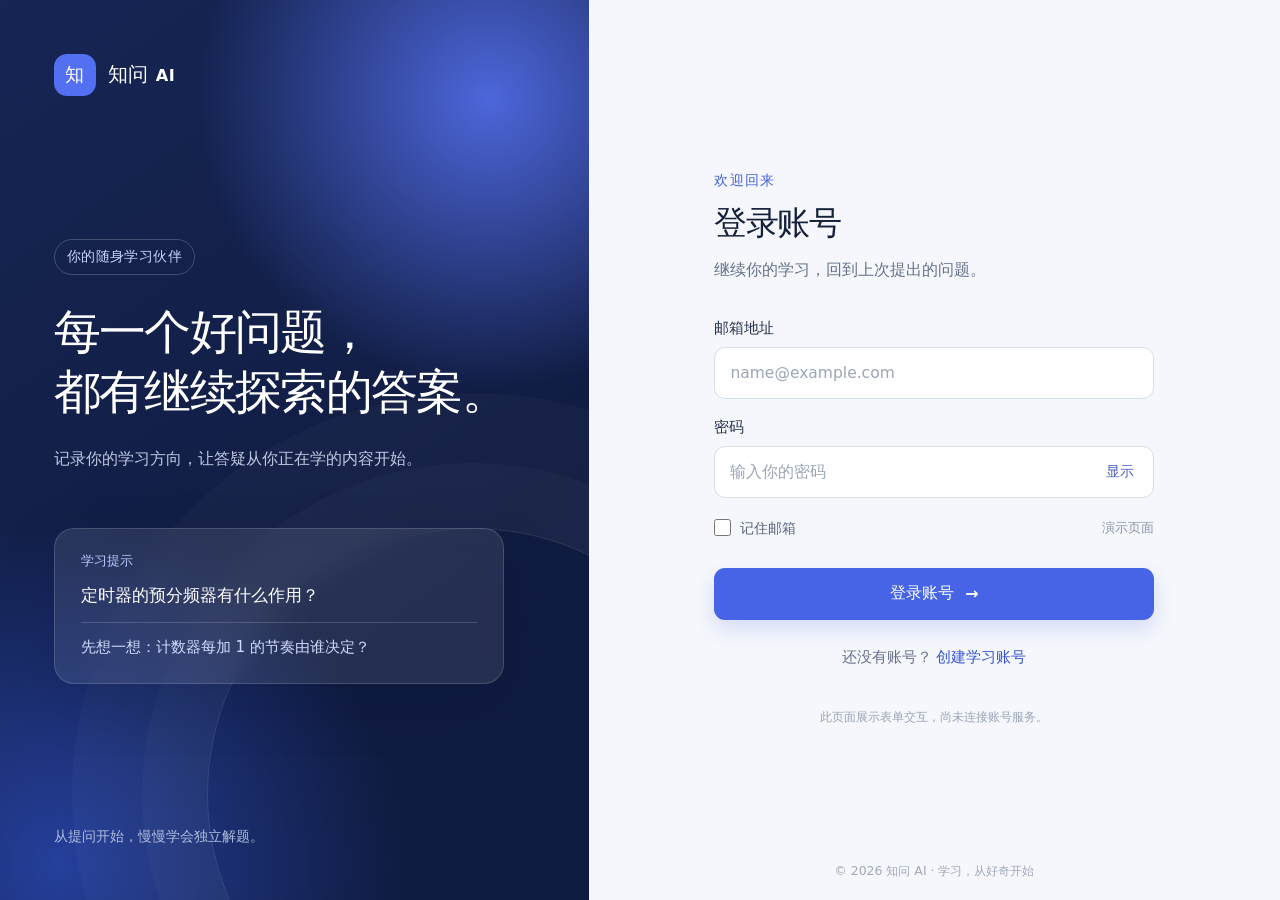
<file: index.html>
<!doctype html>
<html lang="zh-CN">
  <head>
    <meta charset="utf-8">
    <meta name="viewport" content="width=device-width, initial-scale=1">
    <meta name="theme-color" content="#101b40">
    <meta name="description" content="知问 AI 助教答疑平台的登录页面。">
    <title>登录 · 知问 AI 助教</title>
    <link rel="icon" href="assets/logo.svg" type="image/svg+xml">
    <link rel="stylesheet" href="assets/styles.css">
    <script src="assets/app.js" defer></script>
  </head>
  <body data-page="login">
    <main class="auth-shell">
      <aside class="story-panel" aria-label="平台介绍">
        <a class="brand brand-light" href="index.html" aria-label="知问 AI 助教首页">
          <span class="brand-mark" aria-hidden="true">知</span>
          <span>知问 <strong>AI</strong></span>
        </a>
        <div class="story-content">
          <span class="eyebrow">你的随身学习伙伴</span>
          <h1>每一个好问题，<br>都有继续探索的答案。</h1>
          <p>记录你的学习方向，让答疑从你正在学的内容开始。</p>
          <div class="story-note" aria-hidden="true">
            <span class="note-label">学习提示</span>
            <span class="note-question">定时器的预分频器有什么作用？</span>
            <span class="note-answer">先想一想：计数器每加 1 的节奏由谁决定？</span>
          </div>
        </div>
        <p class="story-footer">从提问开始，慢慢学会独立解题。</p>
      </aside>

      <section class="form-panel" aria-labelledby="form-title">
        <div class="mobile-brand">
          <a class="brand" href="index.html"><span class="brand-mark" aria-hidden="true">知</span><span>知问 <strong>AI</strong></span></a>
        </div>
        <div class="form-card">
          <p class="section-kicker">欢迎回来</p>
          <h2 id="form-title">登录账号</h2>
          <p class="form-intro">继续你的学习，回到上次提出的问题。</p>

          <form id="login-form" method="post">
            <div class="field">
              <label for="login-email">邮箱地址</label>
              <input id="login-email" name="email" type="email" inputmode="email" autocomplete="username" placeholder="name@example.com" maxlength="100" required>
            </div>
            <div class="field">
              <label for="login-password">密码</label>
              <div class="password-wrap">
                <input id="login-password" name="password" type="password" autocomplete="current-password" placeholder="输入你的密码" minlength="8" required>
                <button class="reveal" type="button" data-toggle-password="login-password" aria-label="显示密码" aria-pressed="false">显示</button>
              </div>
            </div>
            <div class="form-row">
              <label class="checkbox-line"><input name="remember" type="checkbox"> <span>记住邮箱</span></label>
              <span class="quiet-hint">演示页面</span>
            </div>
            <button class="primary-button" type="submit">登录账号 <span aria-hidden="true">→</span></button>
          </form>

          <p class="switch-link">还没有账号？<a href="register.html">创建学习账号</a></p>
          <p class="demo-caption">此页面展示表单交互，尚未连接账号服务。</p>
        </div>
        <p class="panel-footer">© 2026 知问 AI · 学习，从好奇开始</p>
      </section>
    </main>

    <dialog id="feedback-dialog" class="feedback-dialog" aria-labelledby="feedback-title">
      <div class="dialog-symbol" aria-hidden="true">✓</div>
      <h2 id="feedback-title">表单已通过校验</h2>
      <p id="feedback-message"></p>
      <form method="dialog"><button class="primary-button" type="submit">我知道了</button></form>
    </dialog>
  </body>
</html>
</file>
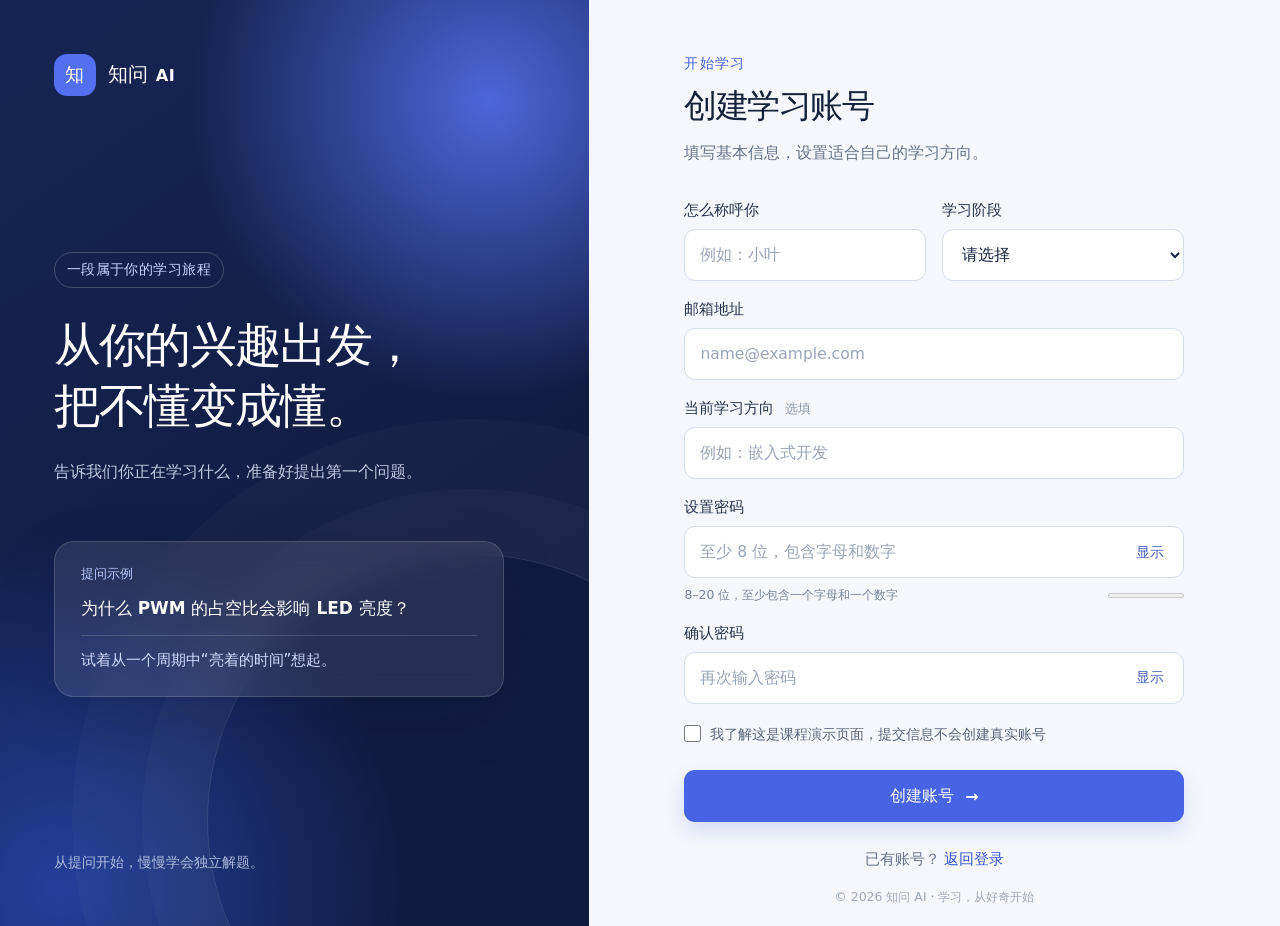
<file: register.html>
<!doctype html>
<html lang="zh-CN">
  <head>
    <meta charset="utf-8">
    <meta name="viewport" content="width=device-width, initial-scale=1">
    <meta name="theme-color" content="#101b40">
    <meta name="description" content="创建知问 AI 助教答疑平台学习账号。">
    <title>注册 · 知问 AI 助教</title>
    <link rel="icon" href="assets/logo.svg" type="image/svg+xml">
    <link rel="stylesheet" href="assets/styles.css">
    <script src="assets/app.js" defer></script>
  </head>
  <body data-page="register">
    <main class="auth-shell">
      <aside class="story-panel" aria-label="平台介绍">
        <a class="brand brand-light" href="index.html" aria-label="知问 AI 助教首页">
          <span class="brand-mark" aria-hidden="true">知</span>
          <span>知问 <strong>AI</strong></span>
        </a>
        <div class="story-content">
          <span class="eyebrow">一段属于你的学习旅程</span>
          <h1>从你的兴趣出发，<br>把不懂变成懂。</h1>
          <p>告诉我们你正在学习什么，准备好提出第一个问题。</p>
          <div class="story-note" aria-hidden="true">
            <span class="note-label">提问示例</span>
            <span class="note-question">为什么 PWM 的占空比会影响 LED 亮度？</span>
            <span class="note-answer">试着从一个周期中“亮着的时间”想起。</span>
          </div>
        </div>
        <p class="story-footer">从提问开始，慢慢学会独立解题。</p>
      </aside>

      <section class="form-panel" aria-labelledby="form-title">
        <div class="mobile-brand">
          <a class="brand" href="index.html"><span class="brand-mark" aria-hidden="true">知</span><span>知问 <strong>AI</strong></span></a>
        </div>
        <div class="form-card register-card">
          <p class="section-kicker">开始学习</p>
          <h2 id="form-title">创建学习账号</h2>
          <p class="form-intro">填写基本信息，设置适合自己的学习方向。</p>

          <form id="register-form" method="post">
            <div class="field-grid">
              <div class="field">
                <label for="display-name">怎么称呼你</label>
                <input id="display-name" name="displayName" type="text" autocomplete="nickname" placeholder="例如：小叶" minlength="2" maxlength="20" required>
              </div>
              <div class="field">
                <label for="study-stage">学习阶段</label>
                <select id="study-stage" name="stage" required>
                  <option value="" selected disabled>请选择</option>
                  <option value="高中">高中</option>
                  <option value="大学">大学</option>
                  <option value="自学">自主学习</option>
                </select>
              </div>
            </div>
            <div class="field">
              <label for="register-email">邮箱地址</label>
              <input id="register-email" name="email" type="email" inputmode="email" autocomplete="email" placeholder="name@example.com" maxlength="100" required>
            </div>
            <div class="field">
              <label for="study-topic">当前学习方向 <span class="optional">选填</span></label>
              <input id="study-topic" name="topic" type="text" list="study-topics" placeholder="例如：嵌入式开发" maxlength="30">
              <datalist id="study-topics">
                <option value="嵌入式开发"></option>
                <option value="程序设计"></option>
                <option value="高等数学"></option>
                <option value="英语学习"></option>
              </datalist>
            </div>
            <div class="field">
              <label for="register-password">设置密码</label>
              <div class="password-wrap">
                <input id="register-password" name="password" type="password" autocomplete="new-password" placeholder="至少 8 位，包含字母和数字" minlength="8" maxlength="20" aria-describedby="password-help" required>
                <button class="reveal" type="button" data-toggle-password="register-password" aria-label="显示密码" aria-pressed="false">显示</button>
              </div>
              <div class="strength-line"><span id="password-help">8–20 位，至少包含一个字母和一个数字</span><meter id="password-strength" min="0" max="4" value="0" aria-label="密码强度"></meter></div>
            </div>
            <div class="field">
              <label for="confirm-password">确认密码</label>
              <div class="password-wrap">
                <input id="confirm-password" name="confirmPassword" type="password" autocomplete="new-password" placeholder="再次输入密码" minlength="8" maxlength="20" required>
                <button class="reveal" type="button" data-toggle-password="confirm-password" aria-label="显示密码" aria-pressed="false">显示</button>
              </div>
            </div>
            <label class="checkbox-line terms-line"><input id="terms" name="terms" type="checkbox" required> <span>我了解这是课程演示页面，提交信息不会创建真实账号</span></label>
            <button class="primary-button" type="submit">创建账号 <span aria-hidden="true">→</span></button>
          </form>

          <p class="switch-link">已有账号？<a href="index.html">返回登录</a></p>
        </div>
        <p class="panel-footer">© 2026 知问 AI · 学习，从好奇开始</p>
      </section>
    </main>

    <dialog id="feedback-dialog" class="feedback-dialog" aria-labelledby="feedback-title">
      <div class="dialog-symbol" aria-hidden="true">✓</div>
      <h2 id="feedback-title">表单已通过校验</h2>
      <p id="feedback-message"></p>
      <form method="dialog"><button class="primary-button" type="submit">我知道了</button></form>
    </dialog>
  </body>
</html>
</file>
<file: assets/styles.css>
:root {
  color-scheme: light;
  font-family: "Inter", "Noto Sans SC", "Microsoft YaHei", system-ui, sans-serif;
  font-synthesis: none;
  background: #f5f7fc;
  color: #172340;
}

* { box-sizing: border-box; }

body { margin: 0; }

a { color: #3654d4; text-decoration: none; }
a:hover { text-decoration: underline; }
button, input, select { font: inherit; }
button { cursor: pointer; }

.auth-shell {
  display: grid;
  grid-template-columns: minmax(360px, 46%) minmax(500px, 54%);
  min-height: 100svh;
}

.story-panel {
  position: relative;
  display: flex;
  flex-direction: column;
  justify-content: space-between;
  overflow: hidden;
  padding: clamp(30px, 4.2vw, 64px);
  color: #fff;
  background: radial-gradient(circle at 83% 11%, #4d66da 0, transparent 31%),
              radial-gradient(circle at 10% 96%, #253f9b 0, transparent 34%),
              linear-gradient(145deg, #162554 0%, #101b40 72%);
}

.story-panel::after {
  content: "";
  position: absolute;
  right: -150px;
  bottom: -160px;
  width: 530px;
  height: 530px;
  border: 1px solid rgba(255,255,255,.12);
  border-radius: 50%;
  box-shadow: 0 0 0 65px rgba(255,255,255,.025), 0 0 0 135px rgba(255,255,255,.025);
  pointer-events: none;
}

.brand {
  display: inline-flex;
  align-items: center;
  gap: 12px;
  width: fit-content;
  color: #172340;
  font-size: 1.22rem;
  font-weight: 650;
  letter-spacing: .02em;
}
.brand:hover { text-decoration: none; }
.brand strong { font-size: .83em; letter-spacing: .03em; }
.brand-light { color: #fff; }
.brand-mark {
  display: grid;
  place-items: center;
  width: 42px;
  height: 42px;
  border-radius: 13px;
  background: #5370f2;
  color: #fff;
  font-size: 1.2rem;
  font-weight: 700;
}

.story-content { position: relative; z-index: 1; max-width: 510px; margin: 70px 0; }
.eyebrow {
  display: inline-block;
  padding: 8px 12px;
  border: 1px solid rgba(255,255,255,.2);
  border-radius: 100px;
  color: #c8d4ff;
  font-size: .87rem;
  letter-spacing: .03em;
}
.story-content h1 { margin: 27px 0 20px; font-size: clamp(2.45rem, 3.7vw, 4rem); font-weight: 670; letter-spacing: -.035em; line-height: 1.28; }
.story-content > p { max-width: 420px; margin: 0; color: #c0c9e2; font-size: 1.03rem; line-height: 1.9; }
.story-note {
  display: grid;
  gap: 12px;
  max-width: 450px;
  margin-top: 54px;
  padding: 23px 26px;
  border: 1px solid rgba(255,255,255,.15);
  border-radius: 20px;
  background: rgba(255,255,255,.09);
  box-shadow: 0 18px 60px rgba(4,14,52,.14);
  backdrop-filter: blur(12px);
}
.note-label { width: fit-content; color: #b7c9ff; font-size: .82rem; }
.note-question { font-size: 1.06rem; font-weight: 600; line-height: 1.6; }
.note-answer { padding-top: 12px; border-top: 1px solid rgba(255,255,255,.16); color: #d1dcff; font-size: .94rem; line-height: 1.7; }
.story-footer { position: relative; z-index: 1; margin: 0; color: #aebcde; font-size: .88rem; }

.form-panel { display: flex; flex-direction: column; align-items: center; justify-content: center; padding: 34px 30px 20px; }
.form-card { width: min(100%, 440px); margin: auto 0; padding: 20px 0; }
.register-card { width: min(100%, 500px); }
.section-kicker { margin: 0 0 12px; color: #4664dc; font-size: .88rem; font-weight: 700; letter-spacing: .08em; }
.form-card h2 { margin: 0; color: #15203a; font-size: clamp(2rem, 2.6vw, 2.65rem); font-weight: 690; letter-spacing: -.045em; line-height: 1.25; }
.form-intro { margin: 13px 0 35px; color: #66728a; font-size: .98rem; line-height: 1.7; }
.field { margin-bottom: 19px; }
.field-grid { display: grid; grid-template-columns: 1fr 1fr; gap: 16px; }
.field label { display: block; margin-bottom: 9px; color: #25314b; font-size: .92rem; font-weight: 600; }
.optional { margin-left: 5px; color: #8c97aa; font-size: .82rem; font-weight: 400; }
.field input, .field select {
  display: block;
  width: 100%;
  height: 52px;
  padding: 0 15px;
  border: 1px solid #d6ddeb;
  border-radius: 11px;
  outline: none;
  background: #fff;
  color: #172340;
  font-size: .97rem;
  transition: border-color .18s, box-shadow .18s;
}
.field input::placeholder { color: #9aa5b8; opacity: 1; }
.field input:hover, .field select:hover { border-color: #aebcf0; }
.field input:focus, .field select:focus { border-color: #5471ec; box-shadow: 0 0 0 4px rgba(82,108,233,.12); }
.field input:focus-visible, .field select:focus-visible { outline: 3px solid #91a4ff; outline-offset: 2px; }
.field input:user-invalid, .field select:user-invalid { border-color: #d4515c; }
.password-wrap { position: relative; }
.password-wrap input { padding-right: 68px; }
.reveal { position: absolute; top: 50%; right: 10px; transform: translateY(-50%); min-width: 48px; min-height: 44px; padding: 8px 6px; border: 0; background: transparent; color: #4b62be; font-size: .88rem; }
.reveal:hover { color: #243b9c; }
.form-row { display: flex; justify-content: space-between; align-items: center; margin: 8px 0 29px; }
.checkbox-line { display: flex; align-items: flex-start; gap: 9px; color: #58647c; font-size: .89rem; line-height: 1.55; cursor: pointer; }
.checkbox-line input { flex: 0 0 auto; width: 17px; height: 17px; margin: 2px 0 0; accent-color: #4c65e6; }
.quiet-hint { color: #8b96a9; font-size: .84rem; }
.terms-line { margin: 7px 0 25px; }
.strength-line { display: flex; justify-content: space-between; gap: 8px; align-items: center; margin-top: 8px; color: #77839a; font-size: .78rem; line-height: 1.5; }
.strength-line meter { width: 76px; height: 10px; }
.primary-button { display: flex; justify-content: center; align-items: center; gap: 11px; width: 100%; min-height: 52px; padding: 12px 20px; border: 0; border-radius: 11px; background: #4664e5; box-shadow: 0 9px 20px rgba(70,100,229,.18); color: #fff; font-size: 1rem; font-weight: 650; transition: background .18s, transform .18s; }
.primary-button:hover { background: #3552d4; transform: translateY(-1px); }
.primary-button:active { transform: translateY(0); }
.switch-link { margin: 28px 0 0; color: #66728a; font-size: .94rem; text-align: center; }
.switch-link a { margin-left: 4px; font-weight: 650; }
.demo-caption { margin: 42px 0 0; color: #9aa4b5; font-size: .78rem; text-align: center; }
.panel-footer { align-self: stretch; margin: 0; color: #a0a9b9; font-size: .78rem; text-align: center; }
.mobile-brand { display: none; }

.feedback-dialog { width: min(420px, calc(100% - 32px)); padding: 32px; border: 0; border-radius: 18px; box-shadow: 0 24px 80px rgba(12,26,66,.25); color: #1a2947; text-align: center; }
.feedback-dialog::backdrop { background: rgba(12,22,49,.58); }
.dialog-symbol { display: grid; place-items: center; width: 48px; height: 48px; margin: 0 auto 17px; border-radius: 50%; background: #e8f7ef; color: #19835a; font-size: 1.45rem; }
.feedback-dialog h2 { margin: 0 0 12px; font-size: 1.28rem; }
.feedback-dialog p { margin: 0 0 25px; color: #66728a; line-height: 1.75; }
:focus-visible { outline: 3px solid #91a4ff; outline-offset: 3px; }

@media (max-width: 900px) {
  .auth-shell { grid-template-columns: minmax(280px, 38%) minmax(410px, 62%); }
  .story-panel { padding: 32px; }
  .story-content h1 { font-size: 2.4rem; }
  .form-panel { padding-inline: 26px; }
}

@media (max-width: 700px) {
  .auth-shell { display: block; min-height: 100svh; }
  .story-panel { display: none; }
  .form-panel { min-height: 100svh; justify-content: flex-start; padding: 24px 22px; }
  .mobile-brand { display: block; align-self: flex-start; }
  .form-card { margin: clamp(38px, 8vh, 70px) 0 44px; padding: 0; }
  .register-card { margin-top: 38px; }
  .form-intro { margin-bottom: 29px; }
  .panel-footer { margin-top: auto; }
}

@media (max-width: 440px) {
  .field-grid { grid-template-columns: 1fr; gap: 0; }
  .form-panel { padding-inline: clamp(14px, 5vw, 20px); }
  .strength-line { flex-wrap: wrap; }
}

@media (prefers-reduced-motion: reduce) {
  *, *::before, *::after { scroll-behavior: auto !important; transition-duration: .01ms !important; }
}
</file>
